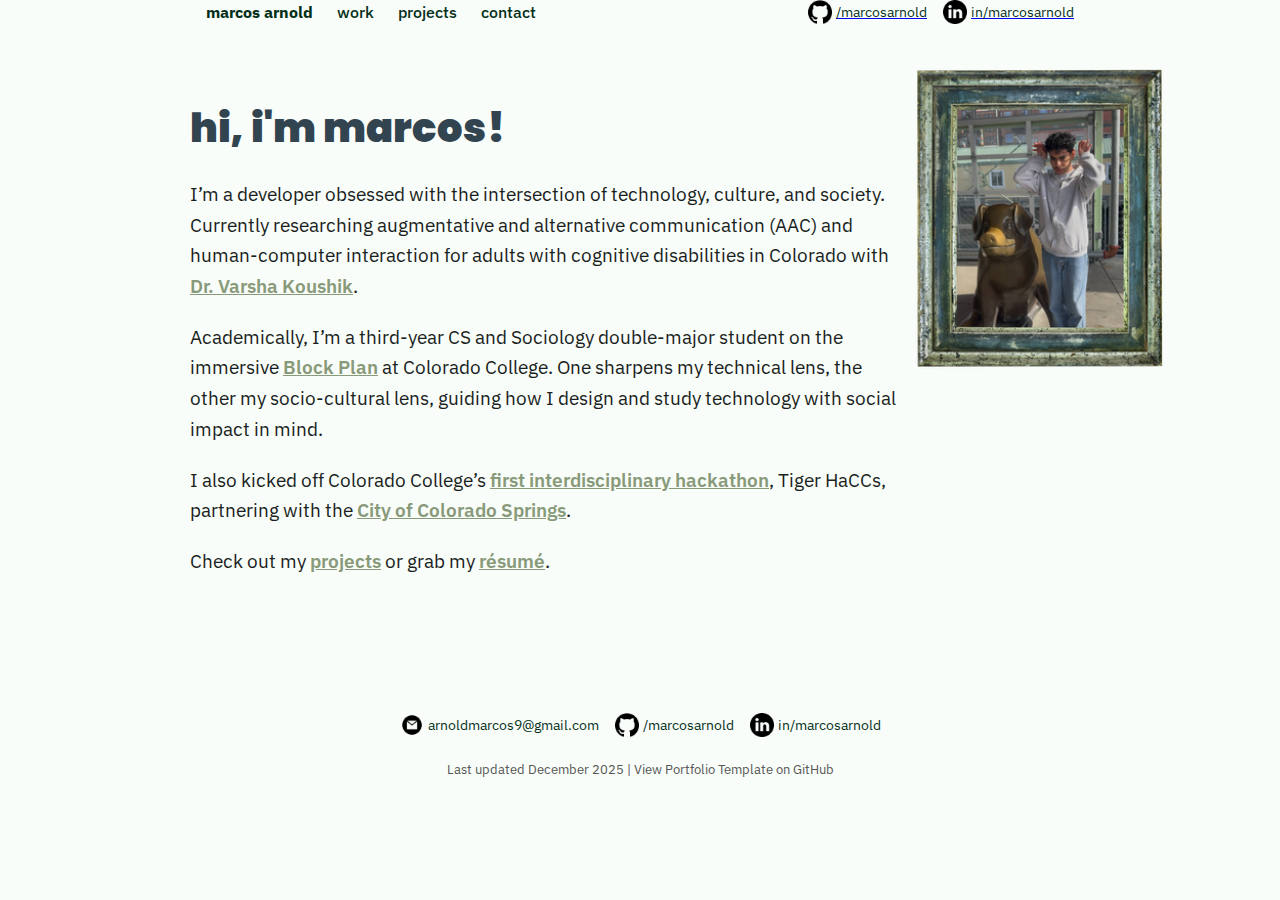
<file: about-test.html>
<!DOCTYPE html>
<html lang="en">
<head>
  <meta charset="UTF-8" />
  <meta name="viewport" content="width=device-width, initial-scale=1" />
  <title>hi! i'm marcos arnold! | Marcos Arnold</title>

  <!-- Google Fonts -->
  <link rel="stylesheet" href="https://fonts.googleapis.com/css2?family=IBM+Plex+Sans:wght@400;500;600&family=Poppins:wght@400;600;700;900&display=swap">

  <!-- About Page CSS -->
  <link rel="stylesheet" href="about-styles.css" />
</head>
<body>

  <!-- HEADER -->
  <header id="header-placeholder"></header>

  <!-- ABOUT SECTION -->
  <section class="about-section">
    <div class="page-content">

      <!-- LEFT COLUMN: Text -->
      <div class="about-text-container">
        <h1 class="about-greeting">hi, i'm marcos!</h1>

        <article class="about-text">
          I’m a developer obsessed with the intersection of technology,
          culture, and society. Currently researching augmentative and alternative communication (AAC)
          and human-computer interaction for adults with cognitive disabilities in Colorado with
          <a href="https://koushikvarsha.github.io/" target="_blank" rel="noopener noreferrer" class="highlight-link">Dr. Varsha Koushik</a>.
        </article>

        <article class="about-text">
          Academically, I’m a third-year CS and Sociology double-major student on the immersive
          <a href="https://www.coloradocollege.edu/basics/blockplan/" target="_blank" rel="noopener noreferrer" class="highlight-link">Block Plan</a> at Colorado College.
          One sharpens my technical lens, the other my socio-cultural lens, guiding how I design and study technology with social impact in mind.
        </article>

        <article class="about-text">
          I also kicked off Colorado College’s
          <a href="https://www.coloradocollege.edu/newsevents/newsroom/newsroom/newsroom/2025/cc-hosts-its-first-ever-24-hour-hackathon.html" target="_blank" rel="noopener noreferrer" class="highlight-link">first interdisciplinary hackathon</a>,
          Tiger HaCCs, partnering with the
          <a href="https://coloradosprings.gov/" target="_blank" rel="noopener noreferrer" class="highlight-link">City of Colorado Springs</a>.
        </article>

        <article class="about-text">
          Check out my <a href="work.html#Projects" class="highlight-link">projects</a>
          or grab my <a href="files/Arnold, Marcos.pdf" target="_blank" rel="noopener noreferrer" class="highlight-link">résumé</a>.
        </article>
      </div>

      <!-- RIGHT COLUMN: Image -->
      <div class="about-image">
        <img src="files/marcos-pig.png" alt="Marcos Arnold smiling, sitting at a desk with laptop" loading="lazy">
      </div>

    </div>
  </section>

  <!-- FOOTER -->
  <footer id="footer-placeholder"></footer>

  <!-- Load Header + Footer -->
  <script src="ribbons/load-ribbons.js" defer></script>

</body>
</html>
</file>
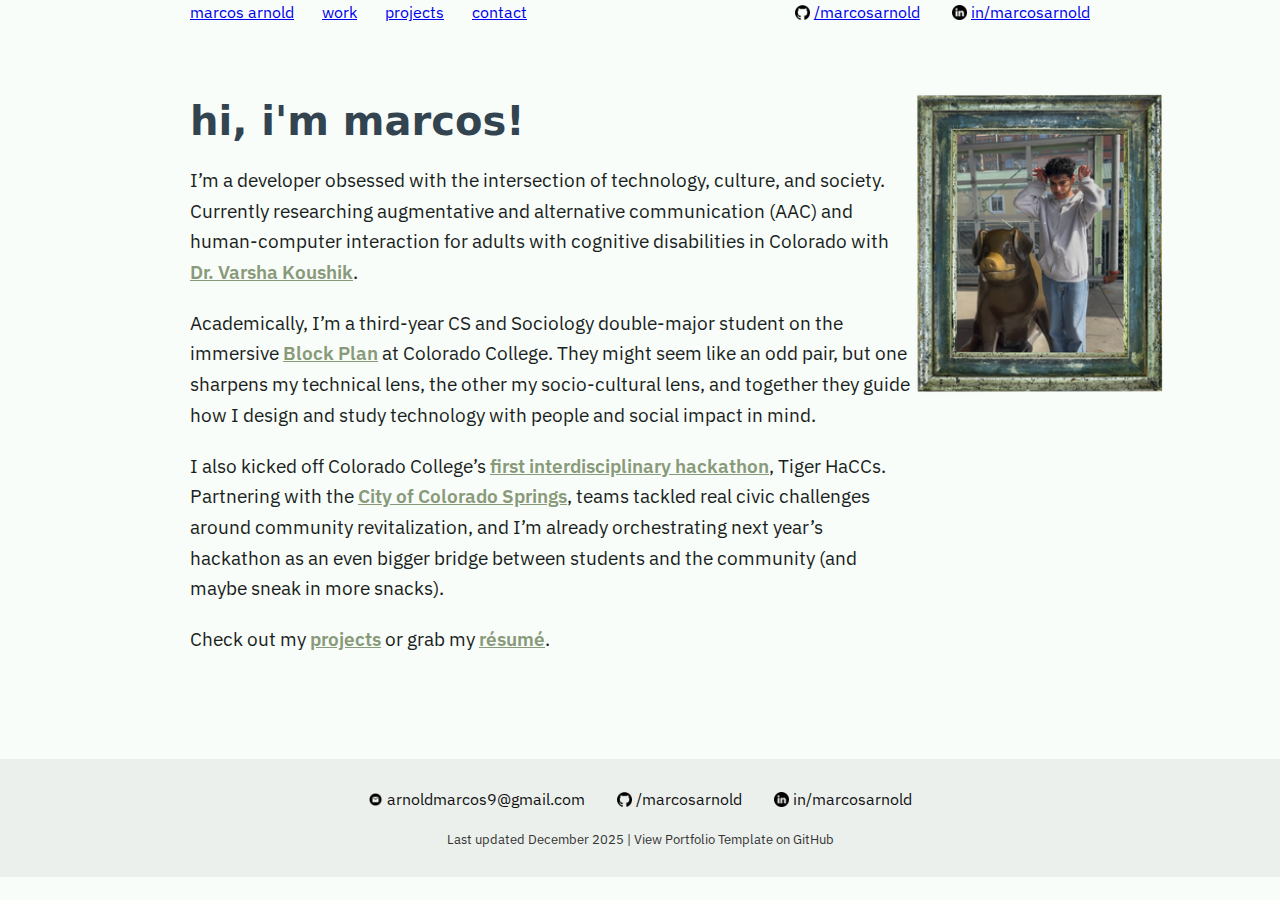
<file: about.html>
<!DOCTYPE html>
<html lang="en">
<head>
	<meta charset="UTF-8" />
	<meta name="viewport" content="width=device-width, initial-scale=1" />
	<title>hi! i'm marcos arnold! | Marcos Arnold</title>

	<!-- Google Fonts -->
	<link rel="stylesheet" href="https://fonts.googleapis.com/css2?family=IBM+Plex+Sans:wght@400;500;600&display=swap">

	<!-- Page CSS -->
	<link rel="stylesheet" href="styles.css" />
</head>

<body>

	<!-- HEADER, semantic + for accessibility -->
	<header id="header-placeholder"></header>

  <!-- ABOUT SECTION -->
	<section class="about-section">
		<div class="header-container page-content">

			<!-- LEFT COLUMN: Text -->
			<div class="about-text-container">

				<!-- Greeting -->
				<h1 class="about-greeting">hi, i'm marcos!</h1>

				<!-- About Me Paragraphs -->
				<article class="about-text">
					I’m a developer obsessed with the intersection of technology,
					culture, and society. Currently researching augmentative and alternative communication (AAC)
					and human-computer interaction for adults with cognitive disabilities in Colorado with
					<a href="https://koushikvarsha.github.io/" target="_blank" rel="noopener noreferrer" class="highlight-link">Dr. Varsha Koushik</a>.
				</article>

				<article class="about-text">
					Academically, I’m a third-year CS and Sociology double-major student on the immersive
					<a href="https://www.coloradocollege.edu/basics/blockplan/" target="_blank" rel="noopener noreferrer" class="highlight-link">Block Plan</a> at Colorado College.
					They might seem like an odd pair, but one sharpens my technical lens, the other my socio-cultural lens,
					and together they guide how I design and study technology with people and social impact in mind.
				</article>

				<article class="about-text">
					I also kicked off Colorado College’s
					<a href="https://www.coloradocollege.edu/newsevents/newsroom/newsroom/2025/cc-hosts-its-first-ever-24-hour-hackathon.html" target="_blank" rel="noopener noreferrer" class="highlight-link">first interdisciplinary hackathon</a>,
					Tiger HaCCs. Partnering with the
					<a href="https://coloradosprings.gov/" target="_blank" rel="noopener noreferrer" class="highlight-link">City of Colorado Springs</a>, teams tackled real civic challenges around community
					revitalization, and I’m already orchestrating next year’s hackathon as an even bigger bridge between
					students and the community (and maybe sneak in more snacks).
				</article>

				<article class="about-text">
					Check out my <a href="work.html#Projects" class="highlight-link">projects</a>
					or grab my <a href="files/Arnold, Marcos.pdf" target="_blank" rel="noopener noreferrer" class="highlight-link">résumé</a>.
				</article>

			</div>

			<!-- RIGHT COLUMN: Image -->
			<div class="about-image">
				<img src="files/marcos-pig.png" alt="Marcos Arnold smiling, sitting at a desk with laptop" loading="lazy">
			</div>

		</div>
	</section>

	<!-- FOOTER, semantic + for accessibility -->
	<footer id="footer-placeholder"></footer>

	<!-- Load Header + Footer Ribbons -->
  <script src="ribbons/load-ribbons.js" defer></script>

</body>
</html>
</file>
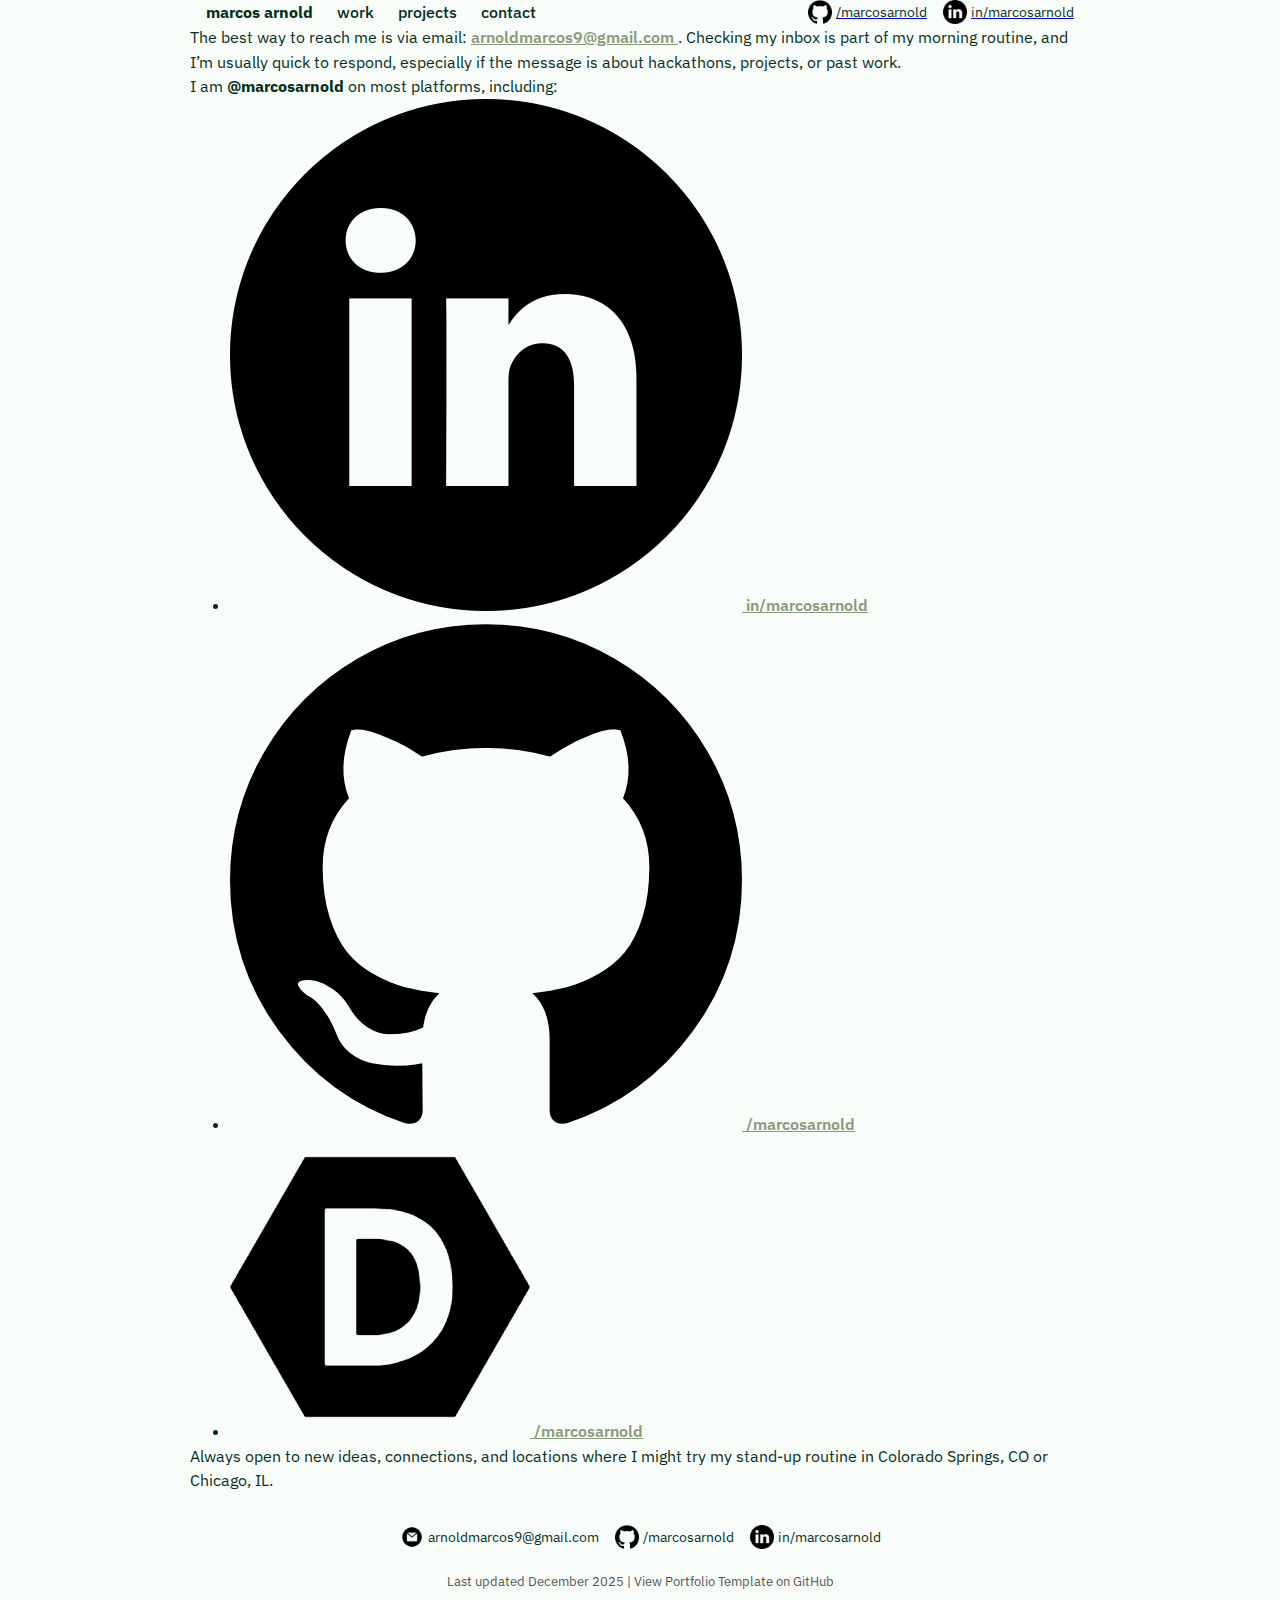
<file: contact.html>
<!DOCTYPE html>
<html lang="en">
<head>
  <meta charset="UTF-8">
  <meta name="viewport" content="width=device-width, initial-scale=1">

  <title>Contact | Marcos Arnold</title>

  <!-- Google Fonts -->
  <link
    rel="stylesheet"
    href="https://fonts.googleapis.com/css2?family=IBM+Plex+Sans:wght@400;500;600&display=swap"
  >

  <!-- Main Styles -->
  <link rel="stylesheet" href="about-styles.css">
  <link rel="stylesheet" href="mediaqueries.css">
</head>
<body>

  <!-- Header -->
  <div id="header-placeholder"></div>

  <!-- Contact Section -->
  <section class="contact-section">
    <div class="page-content">

      <div class="contact-text-container">

        <p class="contact-text">
          The best way to reach me is via email:
          <a href="mailto:arnoldmarcos9@gmail.com" class="highlight-link">
            arnoldmarcos9@gmail.com
          </a>.
          Checking my inbox is part of my morning routine, and I’m usually quick
          to respond, especially if the message is about hackathons, projects,
          or past work.
        </p>

        <p class="contact-text">
          I am <strong>@marcosarnold</strong> on most platforms, including:
        </p>

        <ul class="contact-links">
          <li>
            <a
              href="https://linkedin.com/in/marcosarnold/"
              target="_blank"
              rel="noopener noreferrer"
              class="highlight-link"
            >
              <img
                src="icons/linkedin.png"
                alt="LinkedIn"
                class="contact-icon"
              >
              in/marcosarnold
            </a>
          </li>

          <li>
            <a
              href="https://github.com/marcosarnold"
              target="_blank"
              rel="noopener noreferrer"
              class="highlight-link"
            >
              <img
                src="icons/github.png"
                alt="GitHub"
                class="contact-icon"
              >
              /marcosarnold
            </a>
          </li>

          <li>
            <a
              href="https://devpost.com/marcosarnold"
              target="_blank"
              rel="noopener noreferrer"
              class="highlight-link"
            >
              <img
                src="icons/devpost.png"
                alt="Devpost"
                class="contact-icon"
              >
              /marcosarnold
            </a>
          </li>
        </ul>

        <p class="contact-text">
          Always open to new ideas, connections, and locations where I might try
          my stand-up routine in Colorado Springs, CO or Chicago, IL.
        </p>

      </div>
    </div>
  </section>

  <!-- Footer -->
  <div id="footer-placeholder"></div>

  <!-- Load header/footer -->
  <script src="ribbons/load-ribbons.js" defer></script>

</body>
</html>
</file>
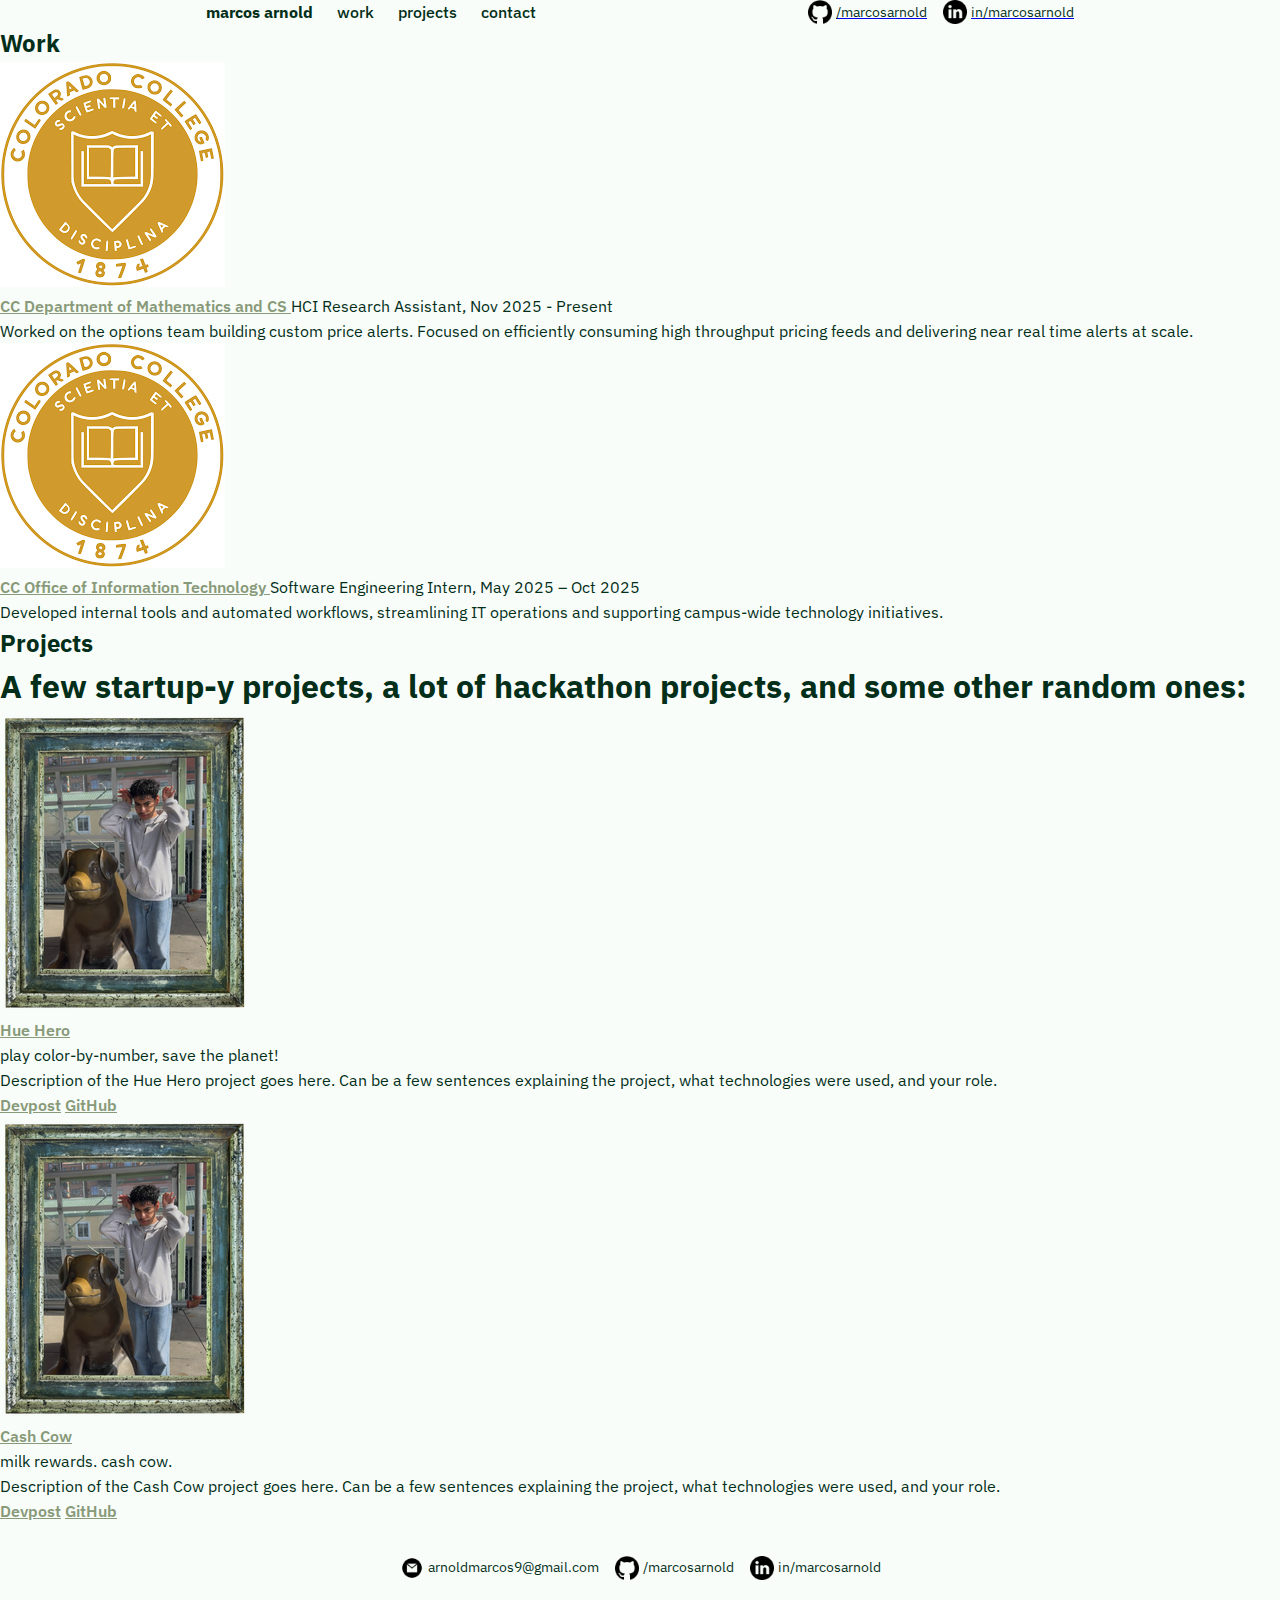
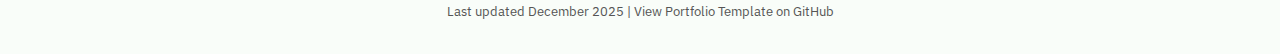
<file: work.html>
<!DOCTYPE html>
<html lang="en">
<head>
	<meta charset="UTF-8">
	<meta name="viewport" content="width=device-width, initial-scale=1">
	<title>Work & Projects | Marcos Arnold</title>

	<!-- Google Fonts -->
	<link rel="stylesheet" href="https://fonts.googleapis.com/css2?family=IBM+Plex+Sans:wght@400;500;600&display=swap">

	<!-- Page CSS -->
	<link rel="stylesheet" href="about-styles.css">
	<link rel="stylesheet" href="mediaqueries.css">
</head>
<body>

	<!-- HEADER, semantic + for accessibility -->
	<header id="header-placeholder"></header>

	<!-- WORKS SECTION -->
	<section class="work-section">
		<h2 class="work-title">Work</h2>

		<!-- Work Item 1 -->
		<div class="work-item">
			<div class="work-image">
				<img src="icons/colorado-college.png" alt="CC Logo">
			</div>
			<div class="work-content">
				<div class="work-header">
					<a href="https://robinhood.com" target="_blank" rel="noopener noreferrer" class="work-name highlight-link">
						CC Department of Mathematics and CS
					</a>
					<span class="work-meta">HCI Research Assistant, Nov 2025 - Present</span>
				</div>
				<p class="work-description">
					Worked on the options team building custom price alerts. Focused on efficiently consuming high throughput pricing feeds and delivering near real time alerts at scale.
				</p>
			</div>
		</div>

		<!-- Work Item 2 -->
		<div class="work-item">
			<div class="work-image">
				<img src="icons/colorado-college.png" alt="CC IT Logo">
			</div>
			<div class="work-content">
				<div class="work-header">
					<a href="https://www.coloradocollege.edu/offices/its/" target="_blank" rel="noopener noreferrer" class="work-name highlight-link">
						CC Office of Information Technology
					</a>
					<span class="work-meta">Software Engineering Intern, May 2025 – Oct 2025</span>
				</div>
				<p class="work-description">
					Developed internal tools and automated workflows, streamlining IT operations and supporting campus-wide technology initiatives.
				</p>
			</div>
		</div>

	</section>

	<!-- ====================
		 PROJECTS SECTION
	===================== -->
	<section id="Projects" class="projects-section">
		<h2 class="project-title">Projects</h2>
		<h1 class="project-section-description">
			A few startup-y projects, a lot of hackathon projects, and some other random ones:
		</h1>

		<!-- Project 1: Hue Hero -->
		<div class="project-item">
			<div class="project-image">
				<a href="https://devpost.com/software/harmony-kv2zrt" target="_blank" rel="noopener noreferrer">
					<img src="/files/marcos-pig.png" alt="Hue Hero Logo">
				</a>
			</div>
			<div class="project-content">
				<a href="https://devpost.com/software/harmony-kv2zrt" target="_blank" rel="noopener noreferrer" class="highlight-link project-name">
					Hue Hero
				</a>
				<div class="project-header">
					play color-by-number, save the planet!
				</div>
				<p class="project-description">
					Description of the Hue Hero project goes here. Can be a few sentences explaining the project, what technologies were used, and your role.
				</p>
				<div class="project-links">
					<a href="https://devpost.com/software/harmony-kv2zrt" target="_blank" rel="noopener noreferrer" class="highlight-link">Devpost</a>
					<a href="https://github.com/your-username/hue-hero" target="_blank" rel="noopener noreferrer" class="highlight-link">GitHub</a>
				</div>
			</div>
		</div>

		<!-- Project 2: Cash Cow -->
		<div class="project-item">
			<div class="project-image">
				<a href="https://pikespeakhillclimb.com/" target="_blank" rel="noopener noreferrer">
					<img src="/files/marcos-pig.png" alt="Pikes Peak Logo">
				</a>
			</div>
			<div class="project-content">
				<a href="https://devpost.com/software/harmony-kv2zrt" target="_blank" rel="noopener noreferrer" class="highlight-link project-name">
					Cash Cow
				</a>
				<div class="project-header">
					milk rewards. cash cow.
				</div>
				<p class="project-description">
					Description of the Cash Cow project goes here. Can be a few sentences explaining the project, what technologies were used, and your role.
				</p>
				<div class="project-links">
					<a href="https://devpost.com/software/harmony-kv2zrt" target="_blank" rel="noopener noreferrer" class="highlight-link">Devpost</a>
					<a href="https://github.com/your-username/hue-hero" target="_blank" rel="noopener noreferrer" class="highlight-link">GitHub</a>
				</div>
			</div>
		</div>

	</section>

	<!-- FOOTER, semantic + for accessibility -->
	<footer id="footer-placeholder"></footer>

	<!-- Load Header + Footer Ribbons -->
	<script src="ribbons/load-ribbons.js" defer></script>

</body>
</html>
</file>
<file: mediaqueries.css>
/* =========================
   MEDIA QUERIES
========================= */

/* Small devices <600px */
@media (max-width: 600px) {

    /* =========================
       HEADER
    ========================= */
    .header-container {
      flex-direction: column;
      align-items: flex-start; /* align with About text left edge */
      gap: 0.5rem;
    }
  
    .nav-links {
      flex-direction: column;
      gap: 0.75rem;
      justify-content: flex-start;
    }
  
    /* Stack social links vertically or hide on small screens */
    .social-links {
      flex-direction: column;
      align-items: flex-start;
      gap: 0.5rem;
    }
  
    .social-link span {
      font-size: 0.85rem;
    }
  
    /* =========================
       ABOUT SECTION
    ========================= */
    .page-content {
      flex-direction: column;
      gap: 2rem;
    }
  
    .about-text-container {
      max-width: 100%;
    }
  
    .about-image {
      position: relative;
      width: 100%;
      top: 0;
      right: 0;
      text-align: center;
      margin: 0 auto;
    }
  
    .about-image img {
      width: 60%;
      margin: 0 auto;
    }
  
    /* =========================
       FOOTER
    ========================= */
    .footer-social-links {
      flex-direction: column;
      align-items: center;
      gap: 0.5rem;
    }
  
    .footer-social-links li a.social-link span {
      font-size: 0.85rem;
    }
  }
  
  /* Medium devices 601px - 1200px */
  @media (min-width: 601px) and (max-width: 1200px) {
  
    /* Header */
    .header-container {
      flex-direction: row;
      align-items: center;
    }
  
    .nav-links {
      gap: 1rem;
    }
  
    .social-links {
      gap: 1rem;
      display: flex;
    }
  
    /* About Section */
    .page-content {
      flex-direction: row;
    }
  
    .about-image {
      width: 25%;
      top: 2rem;
      right: 2rem;
    }
  }
  
  /* Large devices ≥1400px */
  @media (min-width: 1400px) {
  
    /* Header max-width */
    .header-container {
      max-width: 1200px;
    }
  
    .nav-links a {
      font-size: 1.1rem;
    }
  
    .social-link span {
      font-size: 1rem;
    }
  
    /* About Section */
    .page-content {
      max-width: 1200px;
    }
  
    .about-image {
      width: 20%;
      top: 4rem;
      right: 7rem;
    }
  
    /* Footer meta */
    .footer-meta {
      font-size: 0.9rem;
    }
  
    .footer-social-links li a.social-link span {
      font-size: 1rem;
    }
  }
</file>
<file: about-styles.css>
/* =========================
   RESET
========================= */
*, *::before, *::after {
    box-sizing: border-box;
    margin: 0;
  }
  
  body {
    font-family: 'IBM Plex Sans', sans-serif;
    min-height: 100vh;
    background: #f9fdf9;
    color: #032f1a;
    line-height: 1.55;
  }
  
  /* =========================
     DESIGN TOKENS
  ========================= */
  :root {
    --color-bg: #f9fdf9;
    --color-text: #032f1a;
    --font-body: 'IBM Plex Sans', sans-serif;
    --font-heading: 'Poppins', sans-serif;
    --space-1: 0.5rem;
    --space-2: 1rem;
    --space-3: 2rem;
    --space-4: 4rem;
    --space-5: 6rem;
  }
  
  /* =========================
     HEADER
  ========================= */
  .header-ribbon {
    width: 100%;
    background-color: var(--color-bg);
    padding: var(--space-2) 0;
  }
  
  .header-container {
    max-width: 900px;
    padding: 0 var(--space-2);
    margin: 0 auto;
    display: flex;
    align-items: center;
    justify-content: space-between;
    gap: 1rem;
  }
  
  .nav-links {
    display: flex;
    flex-wrap: wrap;
    gap: 1.5rem;
    align-items: center;
  }
  
  .nav-links a {
    text-decoration: none;
    color: #032f1a;
    font-weight: 500;
  }
  
  .nav-links a.home-link {
    font-weight: 900;
  }
  
  .social-links {
    display: flex;
    align-items: center;
    gap: 1rem;
    flex-wrap: wrap;
  }
  
  .social-link {
    display: inline-flex;
    align-items: center;
    gap: 0.25rem;
  }
  
  .social-link img {
    width: 24px;
    height: 24px;
  }
  
  .social-link span {
    font-size: 0.9rem;
    color: #032f1a;
  }
  
  /* =========================
     ABOUT SECTION
  ========================= */
  .about-section {
    padding: 4.5rem 0 6.5rem 0;
    background: var(--color-bg);
  }
  
  .page-content {
    display: flex;
    align-items: flex-start;
    justify-content: space-between;
    gap: 40px;
    max-width: 900px;
    margin: 0 auto;
  }
  
  .about-text-container {
    flex: 1;
    max-width: 80%;
    display: flex;
    flex-direction: column;
    gap: 20px;
  }
  
  .about-greeting {
    font-family: 'Poppins', sans-serif;
    font-weight: 900;
    font-size: 2.5rem;
    color: #334451;
  }
  
  .about-text {
    font-size: 1.2rem;
    line-height: 1.6;
    color: #1a1f22;
  }
  
  .about-image {
    position: absolute;
    top: 4rem;
    right: 7rem;
    width: 20%;
    z-index: 1;
  }
  
  .about-image img {
    width: 100%;
    height: auto;
    border-radius: 12px;
  }
  
  /* =========================
     HIGHLIGHT LINKS
  ========================= */
  .highlight-link {
    color: #889a79;
    font-weight: 600;
    text-decoration: underline;
    position: relative;
    background-image: linear-gradient(to top, #a8d5b0 0%, #a8d5b0 100%);
    background-size: 100% 0%;
    background-repeat: no-repeat;
    background-position: 0 100%;
    transition: background-size 0.3s ease;
  }
  
  .highlight-link:hover {
    background-size: 100% 100%;
    color: #000;
  }
  
  /* =========================
     FOOTER
  ========================= */
  .footer-ribbon {
    width: 100%;
    background-color: var(--color-bg);
    text-align: center;
    padding: var(--space-3) var(--space-2);
    font-family: 'IBM Plex Sans', sans-serif;
    color: #032f1a;
  }
  
  .footer-social-links {
    display: flex;
    justify-content: center;
    align-items: center;
    flex-wrap: wrap;
    gap: 1rem;
    list-style: none;
    padding: 0;
    margin-bottom: 1rem;
  }
  
  .footer-social-links li a.social-link {
    display: inline-flex;
    align-items: center;
    gap: 0.25rem;
    text-decoration: none;
    color: #032f1a;
    font-weight: 400;
    font-size: 0.95rem;
  }
  
  .footer-social-links li a.social-link img {
    width: 24px;
    height: 24px;
  }
  
  .footer-meta {
    font-size: 0.8rem;
    color: #555;
    margin-top: 0.75rem;
  }
  
  .footer-meta a {
    color: inherit;
    text-decoration: none;
  }
  
  .footer-meta a:hover {
    text-decoration: underline;
  }
</file>
<file: styles.css>
/* =========================
   RESET
   ========================= */
   *,
   *::before,
   *::after {
     box-sizing: border-box;
     margin: 0;
   }
   
   html {
     font-size: 100%;
   }
   
   body {
     min-height: 100vh;
     font-family: 'IBM Plex Sans', system-ui, sans-serif;
     -webkit-font-smoothing: antialiased;
     text-rendering: optimizeLegibility;
     background: #f9fdf9;
     color: #032f1a;
     line-height: 1.55;
   }
   
   /* =========================
      DESIGN TOKENS
      ========================= */
   :root {
     --color-bg: #f9fdf9;
     --color-text: #032f1a;
     --color-muted: rgba(3, 47, 26, 0.75);
   
     --font-body: 'IBM Plex Sans', system-ui, sans-serif;
     --font-heading: 'Poppins', system-ui, sans-serif;
   
     --text-sm: 0.95rem;
     --text-base: 1.05rem;
     --text-lg: 1.25rem;
     --text-xl: 1.6rem;
     --text-hero: clamp(2.5rem, 6vw, 4.5rem);
   
     --space-1: 0.5rem;
     --space-2: 1rem;
     --space-3: 2rem;
     --space-4: 4rem;
     --space-5: 6rem;
   }
   
 
/* =========================
   HEADER RIBBON
   ========================= */

.header-ribbon {
  width: 100%;
  color: #5d5f61;  
  background-color: var(--color-bg);
  padding: calc(var(--space-2) + 0.5rem) var(--space-3) var(--space-2);
  font-family: var(--font-body);
}

/* shared alignment container */
.header-container {
  max-width: 900px;
  margin: 0 auto;
  display: flex;
  align-items: center;
  justify-content: space-between;
}

/* left nav */
.header-container nav {
  display: flex;
  align-items: center;
  gap: 1.75rem;
}

.header-ribbon nav a:first-child {
  font-weight: 900;
  color: #5d5f61; /* super bold, less black */
  text-decoration: none;
}

.header-ribbon nav a:not(:first-child) {
  font-weight: 400; /* lighter than normal bold */
  color: #5d5f61;      /* or a slightly darker gray if you want */
  text-decoration: none;
}

/* right social links */
.social-links {
  display: flex;
  align-items: center;
  gap: 2.0rem;
}

/* all header links */
.header-ribbon a {
  text-decoration: none;
  color: #5d5f61;
  font-weight: 400;
}

/* social link layout (icon + text) */
.social-link {
  display: inline-flex;
  align-items: center;
  gap: 0.25em;
}

/* icon sizing relative to text */
.social-link img {
  width: 0.95em;
  height: 0.95em;
  display: block;
}

/* hover */
.header-ribbon nav a:hover {
  text-decoration: underline;
}

.header-ribbon nav a:hover {
  text-decoration: underline;
}


/* =========================
   FOOTER
========================= */

/* Footer container */
.footer-ribbon {
  width: 100%; /* Full width */
  padding: 1.75rem; /* Space inside footer */
  font-family: var(--font-body); /* Use site body font */
  color: #111; /* Default text color */
  background-color: #ecf0ec; /* Light background */
  text-align: center; /* Center all content */
}

/* Social links container (top row) */
.footer-social-links {
  max-width: 900px; /* Limit max width */
  margin: 0 auto; /* Center container horizontally */
  display: flex; /* Use flexbox for alignment */
  align-items: center; /* Vertically center items */
  justify-content: center; /* Horizontally center items */
  gap: 2rem; /* Space between social links */
  list-style: none; /* Remove default list bullets */
  padding: 0; /* Remove default list padding */
}

/* Individual social link */
.footer-social-links li a.social-link {
  display: inline-flex; /* Icon + text inline */
  align-items: center; /* Vertically align icon & text */
  gap: 0.25em; /* Space between icon and text */
  text-decoration: none; /* Remove underline */
  color: #111; /* Link text color */
  font-weight: 400; /* Regular font weight */
}

/* Social icons */
.footer-social-links li a.social-link img {
  width: 0.95em; /* Icon width relative to text */
  height: 0.95em; /* Icon height relative to text */
  display: block; /* Remove inline spacing */
}

/* Hover effect for social links */
.footer-social-links li a.social-link:hover {
  text-decoration: underline; /* Underline on hover */
}

/* Footer meta text (last updated + GitHub link) */
.footer-meta {
  font-size: 0.8rem; /* Smaller text */
  color: #333; /* Slightly darker than main text */
  margin-top: 1rem; /* Space above meta */
}

/* Links inside footer meta */
.footer-meta a {
  color: inherit; /* Keep same color as parent */
  text-decoration: none; /* Remove underline */
}

/* Hover effect for footer meta links */
.footer-meta a:hover {
  text-decoration: underline; /* Underline on hover */
}

  
  
   
   /* =========================
      ABOUT SECTION
      ========================= */
  
/* About Section Outer Container */
.about-section {
  padding-top: 4.5rem;
  padding-bottom: 6.5rem;
  background: var(--color-bg);
  position: relative; 
}

  
  /* Matches header nav alignment */
  .page-content {
    display: flex;
    align-items: flex-start;
    justify-content: space-between;
    gap: 40px;            /* space between text and image */
    max-width: 900px;     /* same as header nav */
    margin: 0 auto;
    padding: 0;
    box-sizing: border-box;
  }
  
  /* LEFT COLUMN: Text */
  .about-text-container {
    flex: 1;
    max-width: 80%;       /* wraps text around 60% of container */
    display: flex;
    flex-direction: column;
    gap: 20px;
    position: relative;
    z-index: 2;
  }
  
  /* RIGHT COLUMN: Image */
  .about-image {
    position: absolute;
    top: 4rem;           /* adjust vertical placement as needed */
    right: 7rem;         /* hug the right edge */
    z-index: 1;       /* behind text */
    width: 20%;       /* expand into available space */
    max-width: none;  /* ignore original max-width */
  }
  
  .about-image img {
    width: 100%;
    height: auto;
    display: block;
    object-fit: cover;
    border-radius: 12px;
  }
  
  /* Paragraph text */
  .about-text {
    font-family: 'IBM Plex Sans', system-ui, sans-serif !important;
    font-size: 1.2rem;
    color: #1a1f22;
    font-weight: 400;
    line-height: 1.6;
  }
  
  /* Greeting */
  .about-greeting {
    font-family: 'Poppins', system-ui, sans-serif !important;
    font-size: 2.5rem;
    font-weight: 900;
    line-height: 1.2;
    color: #334451;
  }
  


   /* =========================
      HIGHLIGHT LINKS
      ========================= */
   .highlight-link {
     color: #889a79;
     font-weight: 600;
     text-decoration: underline;
     position: relative;
     background-image: linear-gradient(to top, #a8d5b0 0%, #a8d5b0 100%);
     background-size: 100% 0%;
     background-repeat: no-repeat;
     background-position: 0 100%;
     transition: background-size 0.3s ease;
     text-decoration-skip-ink: auto;
   }
   
   .highlight-link:hover {
     background-size: 100% 100%;
     color: #000;
   }
   

/* =========================
   WORK SECTION
   ========================= */

   .work-section {
    max-width: 900px;        /* matches header nav width */
    margin: 0 auto;
    padding: 4rem 0;
  }
  
  .work-title {
    font-family: 'Poppins', system-ui, sans-serif !important;
    font-size: 3.5rem;
    font-weight: 800;
    margin-bottom: 2.25rem;
    color: #5f8598;
  }
  
  /* Each Work Item: flex row, logo left, text right */
  .work-item {
    display: flex;
    align-items: flex-start;  /* top aligns text with logo */
    gap: 1rem;                /* space between logo and text */
    margin-bottom: 2rem;
  }
  
  /* Logo container */
  .work-image {
    flex: 0 0 48px;          /* fixed logo width */
  }
  
  .work-image img {
    width: 48px;
    height: auto;
    display: block;
  }
  
  /* Text content */
  .work-content {
    flex: 1;                  /* take remaining width */
    display: flex;
    flex-direction: column;
  }
  
  /* Header row: company name + role/date */
  .work-header {
    display: flex;
    justify-content: space-between;
    align-items: baseline;
  }
  
  /* Company name */
  .work-name {
    font-family: 'Poppins', system-ui, sans-serif !important;
    font-weight: 700;
    font-size: 1.15rem;
    color: #2f4f5d;
    text-decoration: none;
  }
  
  .work-name:hover {
    text-decoration: underline;
  }
  
  /* Role + date */
  .work-meta {
    font-size: 1.05rem;
    color: #000000;
    font-weight: 400;
    white-space: nowrap;
    font-family: 'IBM Plex Sans', system-ui, sans-serif !important;
  }
  
  /* Description below header */
  .work-description {
    margin-top: 1rem;
    font-size: 1rem;
    line-height: 1.5;
    color: #454a4e;
    font-weight: 300;
    font-family: 'IBM Plex Sans', system-ui, sans-serif !important;
  }

 
  
  /* =========================
   PROJECTS SECTION
   ========================= */

   .project-title {
    font-family: 'Poppins', system-ui, sans-serif !important;
    font-size: 3.5rem;
    font-weight: 800;
    margin-bottom: 0.75rem;
    color: #5f8598;
  }
   .project-section-description {
    font-size: 1rem;
    margin-bottom: 1.5rem;
    font-weight: 400;
  }

  .projects-section {
    max-width: 900px;
    margin: 0 auto;
    padding: 0.75rem 1rem 2rem 1rem;
  }
  
  .project-item {
    display: grid;
    grid-template-columns: 64px 1fr;
    column-gap: 1.25rem;
    margin-bottom: 3rem;
    padding-bottom: 2rem;
    border-bottom: 1px solid rgba(0, 0, 0, 0.1); 
  }
  
  .project-image {
    position: relative;
  }

  .project-image img {
    width: 48px;
    height: auto;
    border-radius: 6px;
    transition: transform 0.25s ease;
    z-index: 1;
  }

  .project-image a:hover img {
    transform: scale(3.0);
    z-index: 10;
  }
  
  .project-content {
    display: flex;
    flex-direction: column;
  }
  
  .project-name {
    font-weight: 600;
    font-size: 1.6rem;
    text-decoration: none; /* underline comes from highlight-link background */
    color: #032f1a;
  }
  
  .project-description {
    font-size: 0.90rem;
    font-weight: 200;
    line-height: 1.5;
    color: #585858;
  }

  .project-links {
    display: flex;
    gap: 1rem;
    margin-top: 0.6rem;
    color: #5f8598;
  }

  .project-header {
    font-size: 1rem;
    font-weight: 400;
    color: #333;       /* soft accent color */
    margin-bottom: 0.5rem;
    text-align: left;     /* aligns with project name */
  }
  

  

/* =========================
   CONTACT SECTION
   ========================= */

.contact-section {
  padding-block: 50px;
  padding-bottom: 80px; 
  background: var(--color-bg);
}

.contact-text-container {
  max-width: 75%;
  display: flex;
  flex-direction: column;
  gap: 1rem;
}

/* Same feel as about-text */
.contact-text {
  font-family: "IBM Plex Sans", system-ui, sans-serif;
  font-size: 1.25rem;
  color: #415761;
  font-weight: 400;
  line-height: 1.6;
}

/* Link list */
.contact-links {
  list-style: disc;        /* adds bullets */
  padding-left: 1.5rem;    /* space for bullets */
  margin: 1rem 0;          /* spacing above and below list */
  display: block;           /* ensures vertical stacking */
  gap: 0;                   /* remove any inline gaps */
}

.contact-links li {
  margin-bottom: 0.5rem;   /* space between each bullet item */
  gap: 0.5rem; 
}

.contact-icon {
  width: 18px;    /* adjust size as needed */
  height: 18px;
  display: inline-block;
  vertical-align: center;
}

.contact-links a {
  text-decoration: none;
  color: #5d5f61;           /* same as about-text links */
  font-family: 'IBM Plex Sans', sans-serif; /* match your about text */
  font-weight: 400;
  font-size: 1.25rem;
}

.contact-links a:hover {
  text-decoration: underline;
}
</file>
